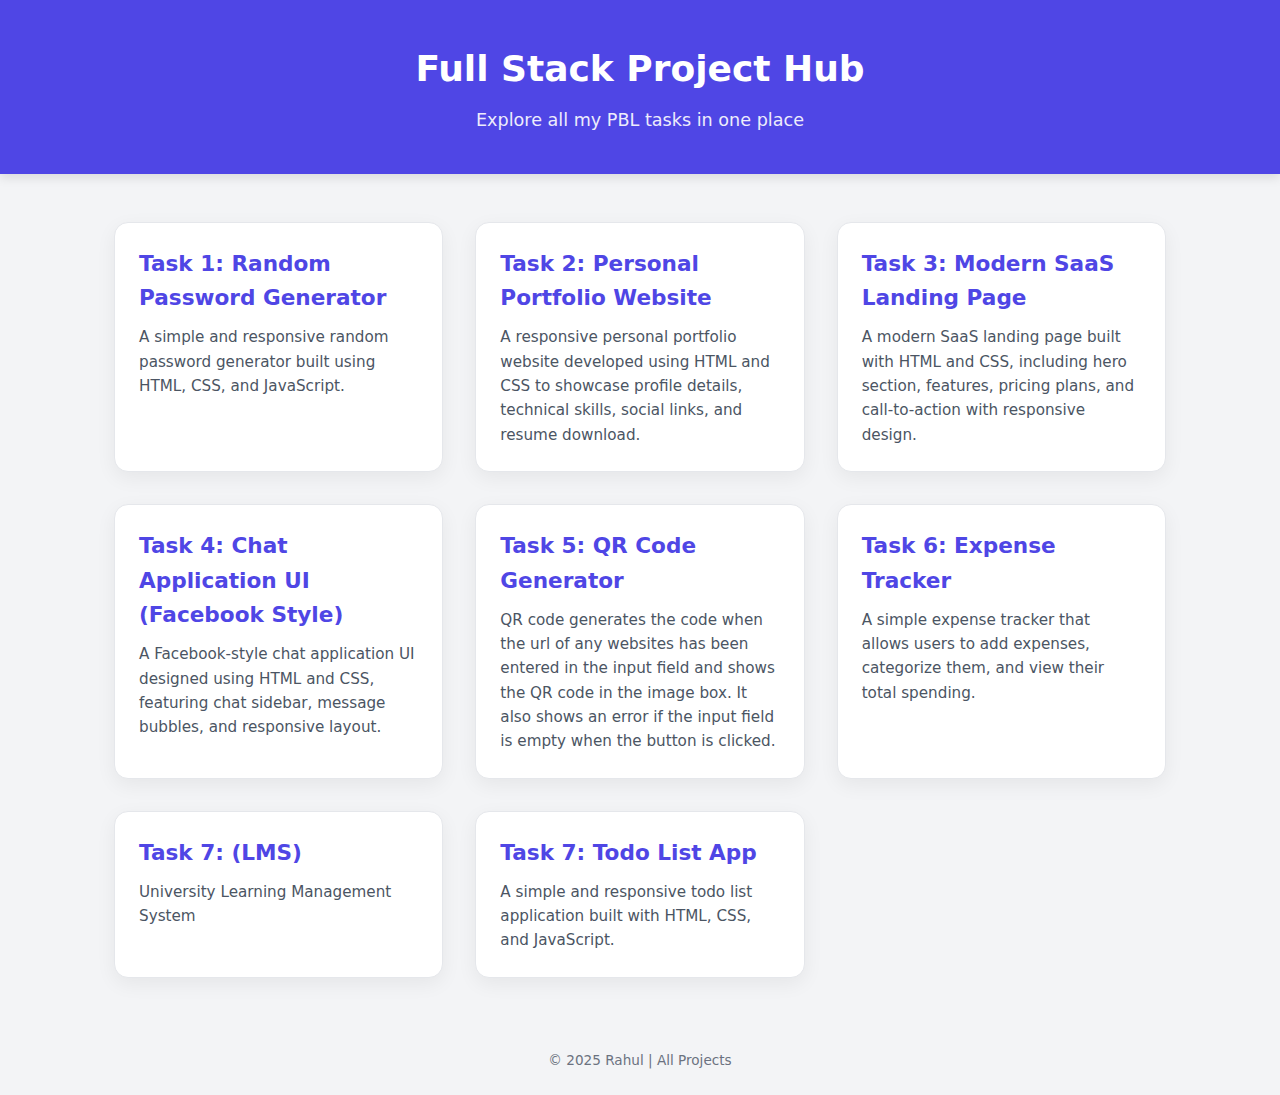
<file: index.html>
<!DOCTYPE html>
<html lang="en">
<head>
  <meta charset="UTF-8">
  <meta name="viewport" content="width=device-width, initial-scale=1.0">
  <title>My Full Stack Project Hub</title>

  <!-- Main Styles -->
  <link rel="stylesheet" href="assets/css/styles.css">
</head>
<body>

  <!--  HEADER  -->
  <header class="header">
    <h1 class="header__title">Full Stack Project Hub</h1>
    <p class="header__subtitle">Explore all my PBL tasks in one place</p>
  </header>

  <!--  PROJECTS  -->
  <main class="projects">

    <!-- Task 1 -->
    <a href="random password" class="project-card">
      <h2 class="project-card__title">
        Task 1: Random Password Generator
      </h2>
      <p class="project-card__desc">
        A simple and responsive random password generator built using HTML, CSS, and JavaScript.
      </p>
    </a>

    <!-- Task 2 -->
    <a href="resume" class="project-card">
      <h2 class="project-card__title">
        Task 2: Personal Portfolio Website
      </h2>
      <p class="project-card__desc">
        A responsive personal portfolio website developed using HTML and CSS
        to showcase profile details, technical skills, social links, and resume download.
      </p>
    </a>

    <!-- Task 3 -->
    <a href="SaaS Homepage" class="project-card">
      <h2 class="project-card__title">
        Task 3: Modern SaaS Landing Page
      </h2>
      <p class="project-card__desc">
        A modern SaaS landing page built with HTML and CSS, including hero section,
        features, pricing plans, and call-to-action with responsive design.
      </p>
    </a>

    <!-- Task 4 -->
    <a href="chat UI" class="project-card">
      <h2 class="project-card__title">
        Task 4: Chat Application UI (Facebook Style)
      </h2>
      <p class="project-card__desc">
        A Facebook-style chat application UI designed using HTML and CSS,
        featuring chat sidebar, message bubbles, and responsive layout.
      </p>
    </a>


    <!-- Task 5 -->
    <a href="qrCode" class="project-card">
      <h2 class="project-card__title">
        Task 5: QR Code Generator
      </h2>
      <p class="project-card__desc">
        QR code generates the code when the url of any websites has been entered in the input field and shows the QR code in the image box. It also shows an error if the input field is empty when the button is clicked.
      </p>
    </a>

    <!-- Task 6 -->
    <a href="expense tracker" class="project-card">
      <h2 class="project-card__title">
        Task 6: Expense Tracker
      </h2>
      <p class="project-card__desc">
        A simple expense tracker that allows users to add expenses, categorize them, and view their total spending.
      </p>
    </a>

    <!-- Task 6 -->
    <a href="LMS/index.html" class="project-card">
      <h2 class="project-card__title">
        Task 7: (LMS)
      </h2>
      <p class="project-card__desc">
        University Learning Management System
      </p>
    </a>

    <!-- Task 7 -->
    <a href="todo" class="project-card">
      <h2 class="project-card__title">
        Task 7: Todo List App
      </h2>
      <p class="project-card__desc">
        A simple and responsive todo list application built with HTML, CSS, and JavaScript.
      </p>
    </a>

  </main>

  <!--  FOOTER  -->
  <footer class="footer">
    © 2025 Rahul | All Projects
  </footer>

</body>
</html>
</file>
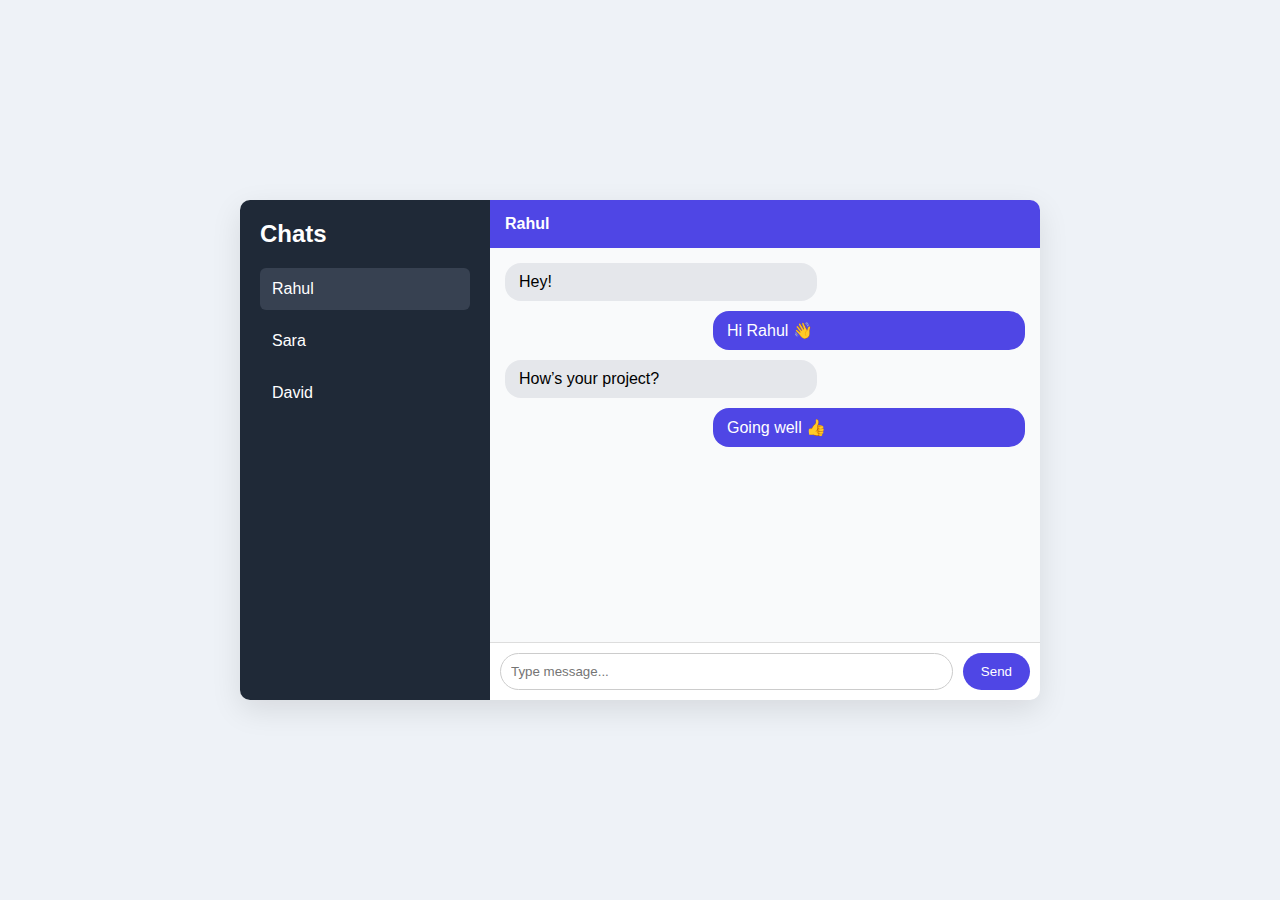
<file: chat UI/index.html>
<!DOCTYPE html>
<html lang="en">
<head>
    <meta charset="UTF-8">
    <meta name="viewport" content="width=device-width, initial-scale=1.0">
    <title>Chat Layout</title>
    <link rel="stylesheet" href="style.css">
</head>
<body>

<div class="app">
    <!-- Sidebar -->
    <div class="sidebar">
        <h2>Chats</h2>
        <div class="user active">Rahul</div>
        <div class="user">Sara</div>
        <div class="user">David</div>
    </div>

    <!-- Chat Area -->
    <div class="chat-area">
        <div class="chat-header">Rahul</div>

        <div class="messages">
            <div class="msg left">Hey!</div>
            <div class="msg right">Hi Rahul 👋</div>
            <div class="msg left">How’s your project?</div>
            <div class="msg right">Going well 👍</div>
        </div>

        <div class="input-area">
            <input type="text" placeholder="Type message...">
            <button>Send</button>
        </div>
    </div>
</div>

</body>
</html>
</file>
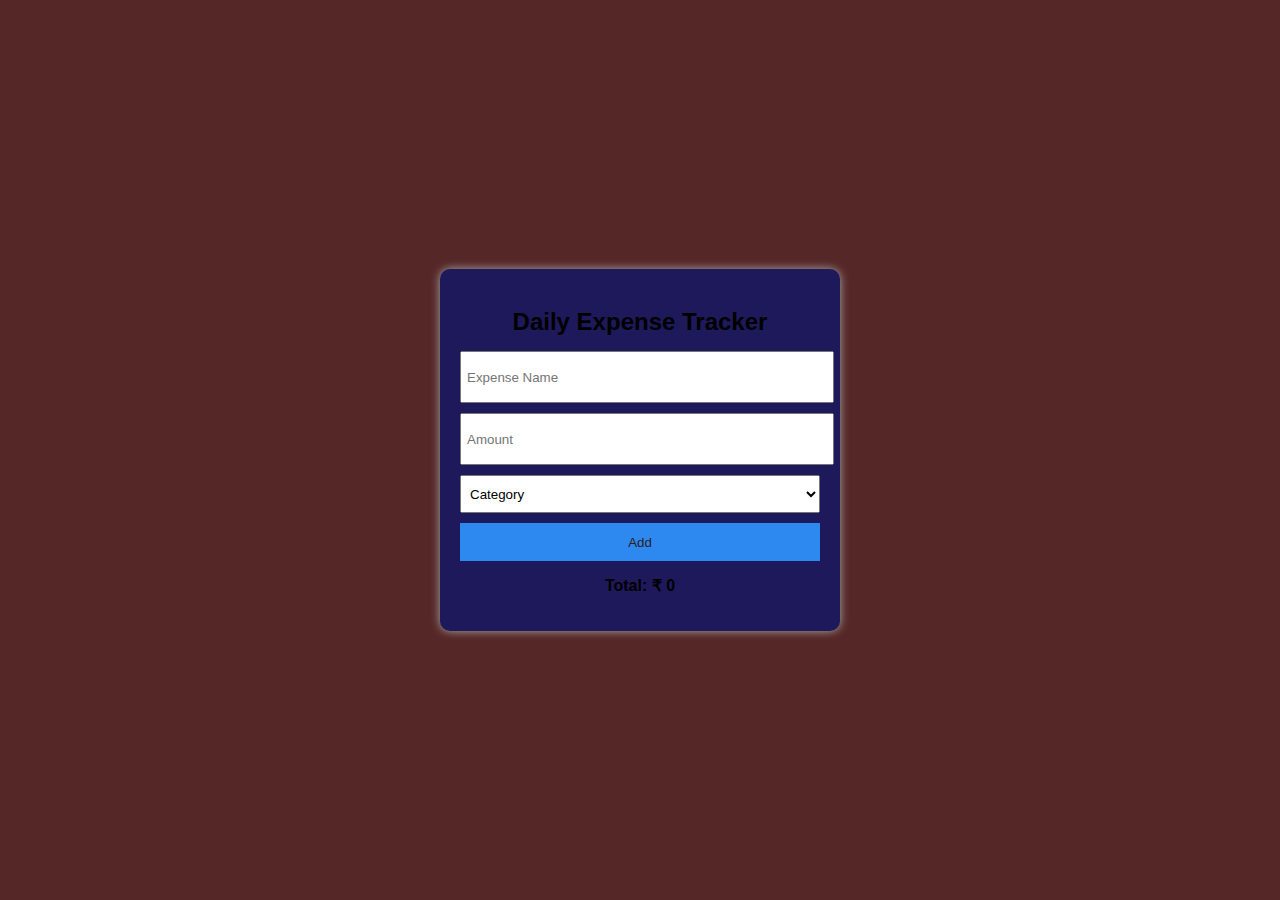
<file: expense tracker/index.html>
<!DOCTYPE html>
<html>
<head>
    <title>Expense Tracker</title>
    <link rel="stylesheet" href="style.css">
</head>
<body>

<div class="app">
    <h2>Daily Expense Tracker</h2>

    <div class="form">
        <input type="text" id="name" placeholder="Expense Name">
        <input type="number" id="amount" placeholder="Amount">

        <select id="category">
            <option value="">Category</option>
            <option>Food</option>
            <option>Travel</option>
            <option>Shopping</option>
            <option>Bills</option>
        </select>

        <button onclick="addExpense()">Add</button>
    </div>

    <p class="total">Total: ₹ <span id="total">0</span></p>

    <ul id="list"></ul>
</div>

<script src="script.js"></script>
</body>
</html>
</file>
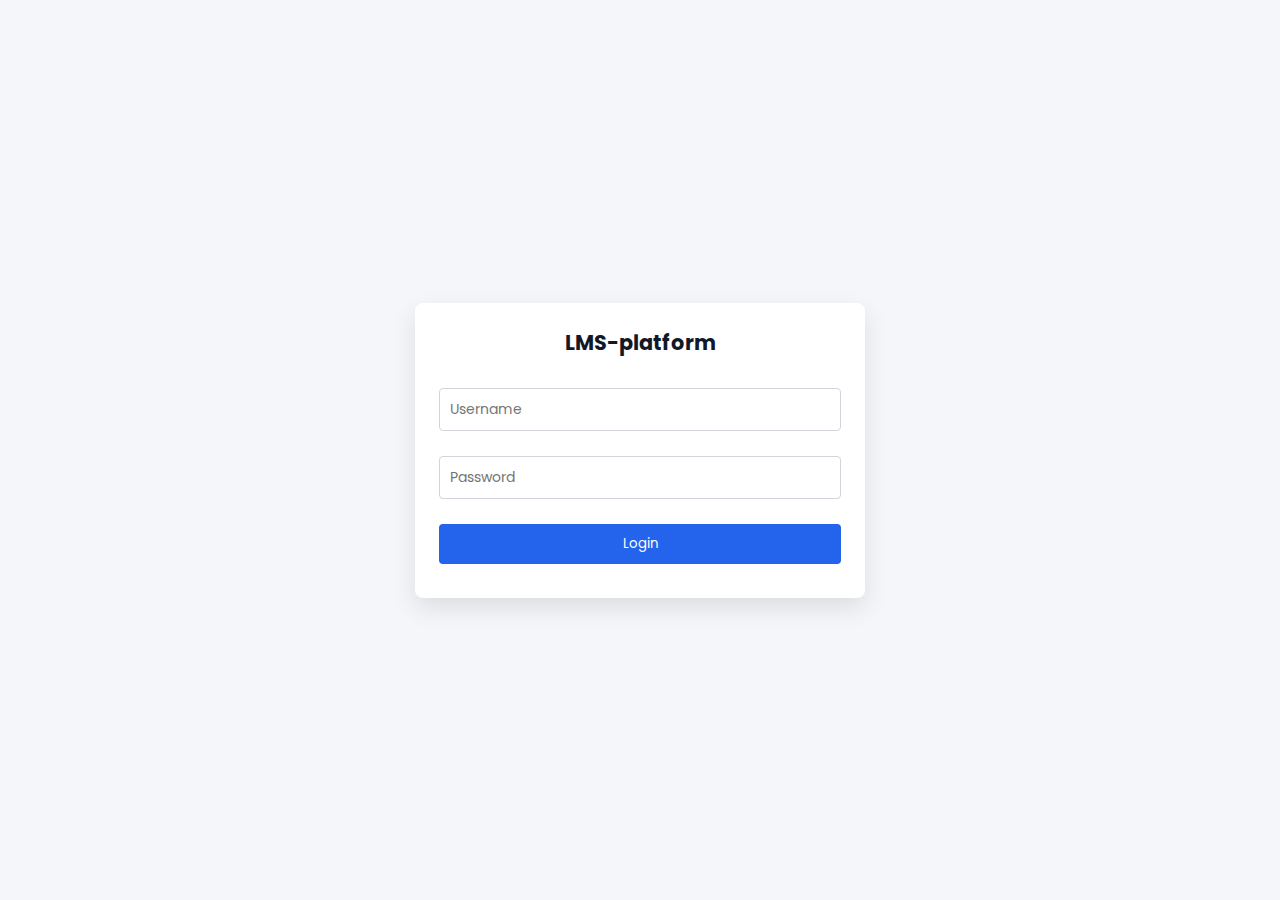
<file: LMS/index.html>
<!DOCTYPE html>
<html lang="en">
<head>
    <meta charset="UTF-8">
    <meta name="viewport" content="width=device-width, initial-scale=1.0">
    <title>LMS - Platform</title>
    <link rel="stylesheet" href="css/main.css">
    <link rel="stylesheet" href="css/layout.css">
    <link rel="stylesheet" href="css/components.css">
</head>
<body>
    
    <form id="loginForm" class="login-card">
        <h2>LMS-platform</h2>
        <input type="text" id="username" placeholder="Username">
        <input type="password" id="password" placeholder="Password">
        <button type="submit">Login</button>
        <p id="errorMsg"></p>
    </form>

    <script type="module" src="js/auth.js"></script>
    <script src="js/theme.js"></script>
</body>

</html>
</file>
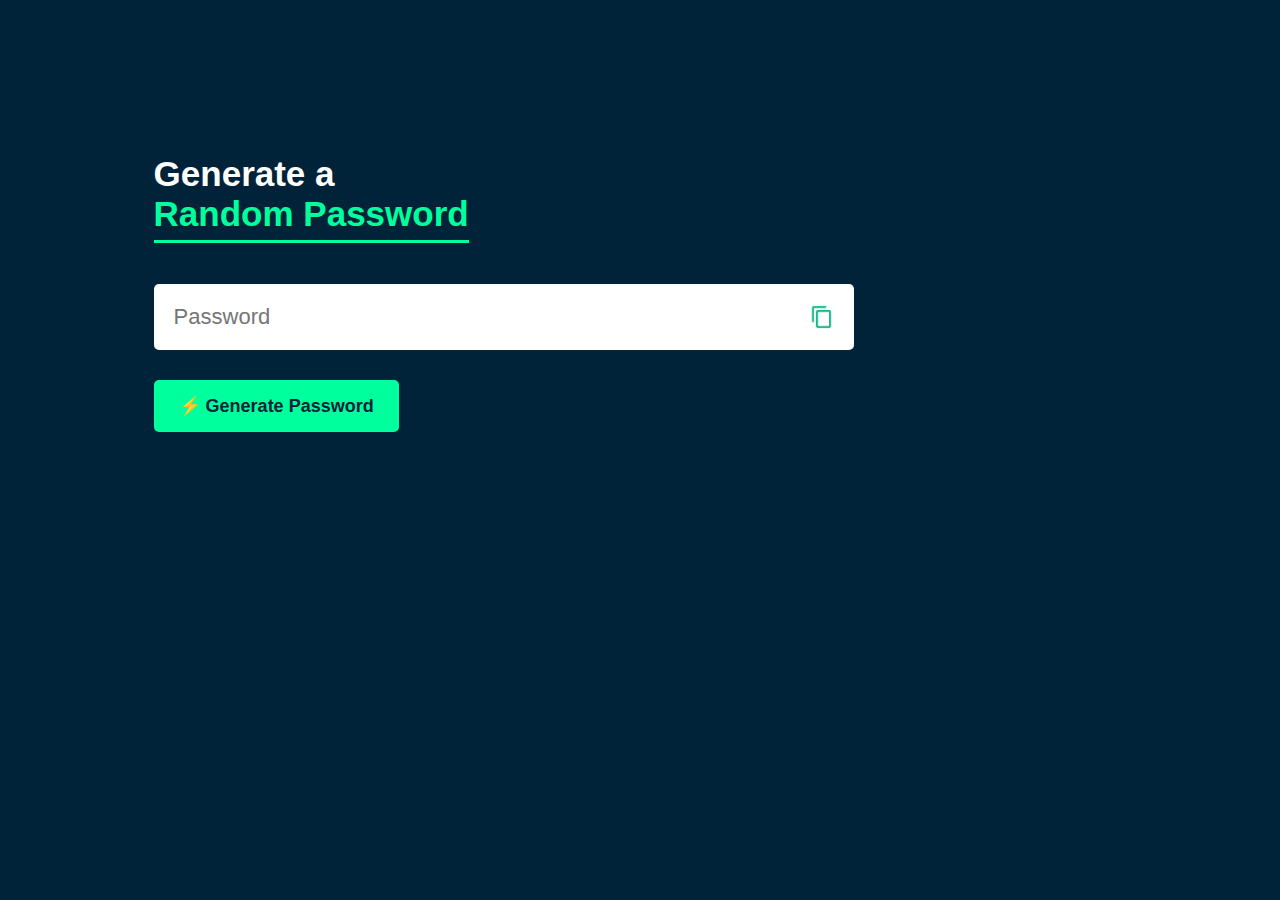
<file: random password/index.html>
<!DOCTYPE html>
<html lang="en">
<head>
    <meta name="viewport" content="width=device-width, initial-scale=1.0">
    <title>Random Password Generator</title>
    <link rel="stylesheet" href="style.css">
</head>

<body>

<div class="container">
    <h2>Generate a <br><span>Random Password</span></h2>

    <div class="display">
        <input type="text" id="password" placeholder="Password" readonly>
        <img src="image/images.png" onclick="copyPassword()" title="Copy">
    </div>

    <button onclick="createPassword()">⚡ Generate Password</button>
</div>

<script>
    const passwordBox = document.getElementById("password");
    const length = 12;

    const upperCase = "ABCDEFGHIJKLMNOPQRSTUVWXYZ";
    const lowerCase = "abcdefghijklmnopqrstuvwxyz";
    const number = "0123456789";
    const symbol = "@#$%^&*()_+~|}{[]<>/-=";

    const allChars = upperCase + lowerCase + number + symbol;

    function createPassword() {
        let password = "";
        password += upperCase[Math.floor(Math.random() * upperCase.length)];
        password += lowerCase[Math.floor(Math.random() * lowerCase.length)];
        password += number[Math.floor(Math.random() * number.length)];
        password += symbol[Math.floor(Math.random() * symbol.length)];

        while (password.length < length) {
            password += allChars[Math.floor(Math.random() * allChars.length)];
        }

        passwordBox.value = password;
    }

    function copyPassword() {
        passwordBox.select();
        document.execCommand("copy");
        alert("Password Copied!");
    }
</script>

</body>
</html>
</file>
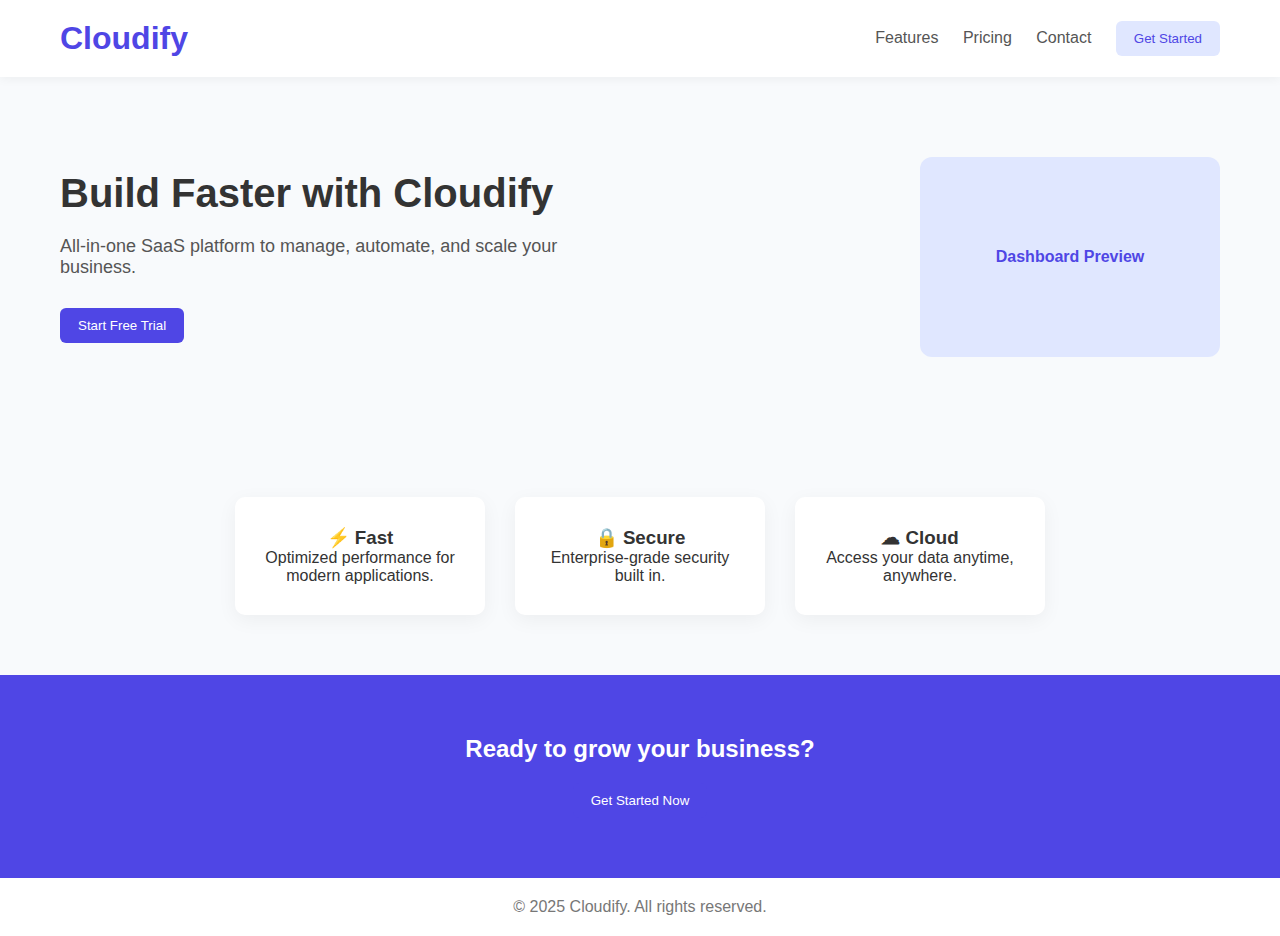
<file: SaaS Homepage/index.html>
<!DOCTYPE html>
<html lang="en">
<head>
    <meta charset="UTF-8">
    <meta name="viewport" content="width=device-width, initial-scale=1.0">
    <title>SaaS Landing Page</title>
    <link rel="stylesheet" href="style.css">
</head>
<body>

    <!-- Navbar -->
    <header class="navbar">
        <h1 class="logo">Cloudify</h1>
        <nav>
            <a href="#">Features</a>
            <a href="#">Pricing</a>
            <a href="#">Contact</a>
            <button class="btn">Get Started</button>
        </nav>
    </header>

    <!-- Hero Section -->
    <section class="hero">
        <div class="hero-text">
            <h2>Build Faster with Cloudify</h2>
            <p>All-in-one SaaS platform to manage, automate, and scale your business.</p>
            <button class="btn-primary">Start Free Trial</button>
        </div>
        <div class="hero-img">
            <div class="mockup">Dashboard Preview</div>
        </div>
    </section>

    <!-- Features -->
    <section class="features">
        <div class="feature-card">
            <h3>⚡ Fast</h3>
            <p>Optimized performance for modern applications.</p>
        </div>
        <div class="feature-card">
            <h3>🔒 Secure</h3>
            <p>Enterprise-grade security built in.</p>
        </div>
        <div class="feature-card">
            <h3>☁ Cloud</h3>
            <p>Access your data anytime, anywhere.</p>
        </div>
    </section>

    <!-- CTA -->
    <section class="cta">
        <h2>Ready to grow your business?</h2>
        <button class="btn-primary">Get Started Now</button>
    </section>

    <!-- Footer -->
    <footer class="footer">
        <p>© 2025 Cloudify. All rights reserved.</p>
    </footer>

</body>
</html>
</file>
<file: assets/css/styles.css>
* {
  margin: 0;
  padding: 0;
  box-sizing: border-box;
}

body {
  font-family: system-ui, -apple-system, BlinkMacSystemFont, "Segoe UI", sans-serif;
  background-color: #f3f4f6; 
  color: #1f2937; 
  line-height: 1.6;
}

/*  HEADER  */
.header {
  background-color: #4f46e5; 
  color: #ffffff;
  text-align: center;
  padding: 2.5rem 1rem;
  box-shadow: 0 4px 10px rgba(0,0,0,0.1);
}

.header__title {
  font-size: 2.25rem;
  font-weight: 700;
}

.header__subtitle {
  margin-top: 0.5rem;
  font-size: 1.1rem;
  opacity: 0.9;
}

/*  PROJECTS GRID  */
.projects {
  max-width: 1100px;
  margin: auto;
  padding: 3rem 1.5rem;

  display: grid;
  grid-template-columns: repeat(auto-fit, minmax(280px, 1fr));
  gap: 2rem;
}

/*  PROJECT CARD  */
.project-card {
  background-color: #ffffff;
  padding: 1.5rem;
  border-radius: 14px;
  text-decoration: none;
  color: inherit;

  border: 1px solid #e5e7eb;
  box-shadow: 0 6px 20px rgba(0,0,0,0.06);

  transition: all 0.25s ease;
}

.project-card:hover {
  border-color: #4f46e5;
  transform: translateY(-6px);
  box-shadow: 0 14px 30px rgba(0,0,0,0.12);
}

/*  CARD CONTENT  */
.project-card__title {
  font-size: 1.35rem;
  font-weight: 600;
  color: #4f46e5;
  margin-bottom: 0.6rem;
}

.project-card__desc {
  font-size: 0.95rem;
  color: #4b5563;
}

/*  FOOTER  */
.footer {
  text-align: center;
  padding: 1.5rem;
  font-size: 0.85rem;
  color: #6b7280;
}
</file>
<file: chat UI/style.css>
* {
    margin: 0;
    padding: 0;
    box-sizing: border-box;
    font-family: Arial, sans-serif;
}

body {
    height: 100vh;
    background: #eef2f7;
    display: flex;
    justify-content: center;
    align-items: center;
}

/* App Layout */
.app {
    width: 800px;
    height: 500px;
    background: white;
    display: flex;
    border-radius: 10px;
    overflow: hidden;
    box-shadow: 0 10px 30px rgba(0,0,0,0.1);
}

/* Sidebar */
.sidebar {
    width: 250px;
    background: #1f2937;
    color: white;
    padding: 20px;
}

.sidebar h2 {
    margin-bottom: 20px;
}

.user {
    padding: 12px;
    margin-bottom: 10px;
    border-radius: 6px;
    cursor: pointer;
}

.user:hover, .active {
    background: #374151;
}

/* Chat Area */
.chat-area {
    flex: 1;
    display: flex;
    flex-direction: column;
}

.chat-header {
    padding: 15px;
    background: #4f46e5;
    color: white;
    font-weight: bold;
}

/* Messages */
.messages {
    flex: 1;
    padding: 15px;
    background: #f9fafb;
    overflow-y: auto;
}

.msg {
    max-width: 60%;
    padding: 10px 14px;
    margin-bottom: 10px;
    border-radius: 16px;
}

.left {
    background: #e5e7eb;
}

.right {
    background: #4f46e5;
    color: white;
    margin-left: auto;
}

/* Input */
.input-area {
    display: flex;
    padding: 10px;
    border-top: 1px solid #ddd;
}

.input-area input {
    flex: 1;
    padding: 10px;
    border-radius: 20px;
    border: 1px solid #ccc;
    outline: none;
}

.input-area button {
    margin-left: 10px;
    padding: 10px 18px;
    border: none;
    border-radius: 20px;
    background: #4f46e5;
    color: white;
    cursor: pointer;
}
</file>
<file: expense tracker/style.css>
body {
    margin: 0;
    height: 100vh;
    background: #562727;
    font-family: Arial;

    display: flex;
    justify-content: center;
    align-items: center;
}

.app {
    background: rgb(30, 25, 90);
    width: 360px;
    padding: 20px;
    border-radius: 10px;
    box-shadow: 0 0 10px #aaa;
}

h2 {
    text-align: center;
    margin-bottom: 15px;
}

.form input, .form select {
    width: 100%;
    height: 38px;
    color: black;
    margin-bottom: 10px;
    padding: 5px;
}

button {
    width: 100%;
    height: 38px;
    background: #2d89ef;
    color: rgb(45, 32, 32);
    border: none;
    cursor: pointer;
}

.total {
    text-align: center;
    font-weight: bold;
    margin: 15px 0;
}

ul {
    list-style: none;
    padding: 0;
}

li {
    display: flex;
    justify-content: space-between;
    background: #9d6f6f;
    padding: 8px;
    margin-bottom: 5px;
}

li button {
    background: red;
    color: white;
    border: none;
    padding: 2px 6px;
    cursor: pointer;
}
</file>
<file: LMS/css/layout.css>
/* Layout.css */

body {
    min-height: 100vh;
    background-color: var(--bg-color);
    display: flex;
    justify-content: center;
    align-items: center;
}
</file>
<file: LMS/css/components.css>
@import url('./main.css');

/* component.css */

.login-card {
    background: #fff;
    width: 450px;
    padding: 24px;
    border-radius: 8px;
    box-shadow: 0 10px 25px rgba(0, 0, 0, 0.1);
}

.login-card h2{
    text-align: center;
    margin-bottom: 30px;
    font-size: 1.3rem;
    color: var(--text-color);
}

.login-card input {
    width: 100%;
    padding: 10px;
    margin-bottom: 25px;
    border: 1px solid var(--border-color);
    border-radius: 4px;
    font-size: 14px;
}

.login-card button {
    width: 100%;
    padding: 10px;
    background-color: var(--primary-color);
    color: white;
    border: none;
    border-radius: 4px;
    cursor: pointer;
}

.login-card button:hover {
    background-color: var(--hover-color);
}

#errorMsg {
    text-align: center;
    margin-top: 10px;
    font-size: 13px;
}
body.dark .card{
     background: #1f2937;
  color: white;
}

/* Side-Bar */

.sidebar {
    width: 220px;
    height: 100vh;
    background: #FBFAFF;
    color: #fff;
    position: fixed;
    left: -220px;
    transition: left 0.3s ease;
}

.sidebar.active {
    left: 0;
}

#menuBtn {
    background: none;
    border: none;
    width: 35px;
    font-size: 22px;
    cursor: pointer;
}
#menuBtn.menuBtn-active{
    background: #7D53F6;
    color: white;
    border-radius: 10px;
}

#menuBtn:hover {
    background: hsl(255, 90%, 75%);
    color: white;
    border-radius: 10px;
    box-shadow: 0 0 5px hsla(0, 0%, 0%, 0.2);
}

#navbar {
    background: hsl(0, 3%, 100%);
    width: 100%;
    padding: 5px;
    height: 70px;
    justify-content: space-between;
    box-shadow: 0 0 8px hsla(0, 0%, 0%, 0.3);
    display: flex;
    align-items: center;
}

.sidebar-item {
    padding: 10px 15px;
    margin: 5px 2px;
    font-weight: 600;
    border-radius: 10px;
    color: #183241;
}

.sidebar-item:hover {
    background-color: hsla(255, 90%, 75%, 0.7);
}

a{
    text-decoration: none;
    all: unset;
    cursor: pointer;
}
.sidebar-item.sidebar-active, .sidebar:first-child {
    background-color: #7D53F6;
    color: #fff;
}

/* Dashboards Cards */

.cards-container {
    display: grid;
    grid-template-columns: repeat(auto-fit, minmax(180px, 1fr));
    gap: 16px;
    margin: 20px;
}

.card {
    background: white;
    padding: 16px;
    border-radius: 8px;
    box-shadow: 0 4px 10px rgba(0, 0, 0, 0.1);
}

/* courses  */
.course-container {
    display: grid;
    grid-template-columns: repeat(auto-fit, minmax(250px, 1fr));
    gap: 16px;
    padding: 20px;
}
.course-card {
    background: white;
    padding: 16px;
    border-radius: 8px;
    box-shadow: 0 4px 10px rgba(0, 0, 0, 0.1);
}
.status {
    display: inline-block;
    margin-top: 10px;
    padding: 4px 8px;
    border-radius: 12px;
    font-size: 12px;
    color: white;
}
.status.active{
    background: #dcfce7;
    color: #166534;
}
.status.completed{
    background: #e5e7eb;
    color: #374151;
}

/* assignments */
.assignment-card{
    background: white;
    padding: 16px;
    border-radius: 8px;
    box-shadow: 0 4px 4px rgba(0, 0, 0, 0.1);
}
.assignment-card button{
    margin-top: 10px;
    padding: 6px 12px;
    cursor: pointer;
}
.status.pending { color: orange;}
.status.submitted { color: green;}
.status.late { color: red;}

/* profile css */
.profile-card{
    background: white;
    padding: 20px;
    width: 300px;
    border-radius: 8px;
    margin: 10px;
}
.profile-card input{
    width: 100%;
    margin-bottom: 10px;
    padding: 8px;
}
.profile-card button{
    padding: 8px 12px;
    cursor: pointer;
}
body.dark {
  background: #111827;
  color: #f9fafb;
}

body.dark .profile-card,
body.dark .course-card,
body.dark .assignment-card {
  background: #1f2937;
  color: white;
}
</file>
<file: random password/style.css>
*{
    margin: 0;
    padding: 0;
    font-family: 'Poppins', sans-serif;
    box-sizing: border-box;
}

body{
    background:#002339;
    color:#fff;
}

.container{
    margin: 12%;
    width: 90%;
    max-width: 700px;
}

.container h2{
    font-size: 35px;
    font-weight: 600;
}

.container h2 span{
    color: #00ff9d;
    border-bottom: 3px solid #00ff9d;
    padding-bottom: 7px;
}

.display{
    width: 100%;
    margin-top: 50px;
    margin-bottom: 30px;
    background: #fff;
    color: #333;
    display: flex;
    align-items: center;
    justify-content: space-between;
    padding: 20px;
    border-radius: 5px;
}

.display input{
    width: 100%;
    border: none;
    outline: none;
    font-size: 22px;
}

.display img{
    width: 24px;
    cursor: pointer;
}

button{
    background: #00ff9d;
    color: #002339;
    border: none;
    outline: none;
    padding: 15px 25px;
    font-size: 18px;
    font-weight: 600;
    border-radius: 5px;
    cursor: pointer;
}
</file>
<file: SaaS Homepage/style.css>
* {
    margin: 0;
    padding: 0;
    box-sizing: border-box;
    font-family: Arial, Helvetica, sans-serif;
}

body {
    background-color: #f8fafc;
    color: #333;
}


.navbar {
    display: flex;
    justify-content: space-between;
    align-items: center;
    padding: 20px 60px;
    background: white;
    box-shadow: 0 2px 10px rgba(0,0,0,0.05);
}

.navbar nav a {
    margin-right: 20px;
    text-decoration: none;
    color: #555;
}

.logo {
    color: #4f46e5;
}

/* Buttons */
.btn, .btn-primary {
    padding: 10px 18px;
    border: none;
    border-radius: 6px;
    cursor: pointer;
}

.btn {
    background: #e0e7ff;
    color: #4f46e5;
}

.btn-primary {
    background: #4f46e5;
    color: white;
}

/* Hero */
.hero {
    display: flex;
    justify-content: space-between;
    align-items: center;
    padding: 80px 60px;
}

.hero-text {
    max-width: 500px;
}

.hero-text h2 {
    font-size: 40px;
    margin-bottom: 20px;
}

.hero-text p {
    font-size: 18px;
    margin-bottom: 30px;
    color: #555;
}

.mockup {
    width: 300px;
    height: 200px;
    background: #e0e7ff;
    display: flex;
    align-items: center;
    justify-content: center;
    border-radius: 12px;
    font-weight: bold;
    color: #4f46e5;
}


.features {
    display: flex;
    justify-content: center;
    gap: 30px;
    padding: 60px;
}

.feature-card {
    background: white;
    padding: 30px;
    width: 250px;
    border-radius: 10px;
    text-align: center;
    box-shadow: 0 5px 20px rgba(0,0,0,0.05);
}


.cta {
    background: #4f46e5;
    color: white;
    text-align: center;
    padding: 60px 20px;
}

.cta h2 {
    margin-bottom: 20px;
}

.footer {
    text-align: center;
    padding: 20px;
    background: white;
    color: #777;
}
</file>
<file: LMS/css/main.css>
@import url('https://fonts.googleapis.com/css2?family=Poppins');

/* main.css */

/* Reset */
* {
    margin: 0;
    padding: 0;
    box-sizing: border-box;
    font-family: Poppins, sans-serif;
}

html { font-size: 16px;}

/* Global colors */
:root {
    --primary-color: hsl(221, 83%, 53%);
    --bg-color: #f4f6f9;
    --text-color: #111827;
    --border-color: #d1d5db;
    --hover-color: hsl(221, 83%, 43%);
};
/* profile */
body.dark {
  background: #111827;
  color: #f9fafb;
}

body.dark .profile-card,
body.dark .course-card,
body.dark .assignment-card {
  background: #1f2937;
  color: white;
}
</file>
